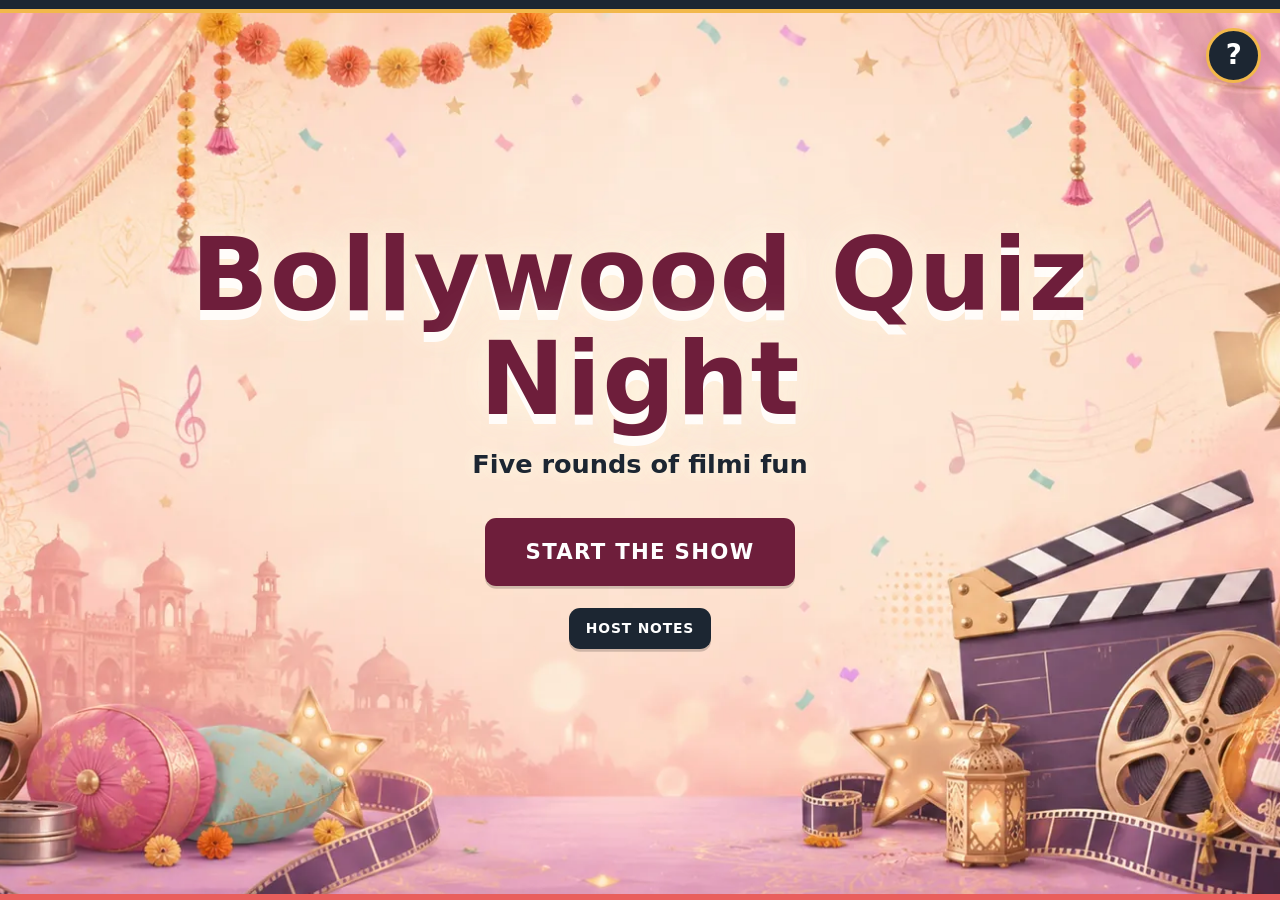
<file: index.html>
<!doctype html>
<html lang="en">
<head>
  <meta charset="utf-8">
  <meta name="viewport" content="width=device-width, initial-scale=1, viewport-fit=cover">
  <meta name="theme-color" content="#1c2632">
  <title>Bollywood Quiz Night</title>
  <meta name="description" content="A Bollywood quiz night for your party: five rounds, a scoreboard and a charades timer.">
  <link rel="icon" href="data:image/svg+xml,%3Csvg xmlns='http://www.w3.org/2000/svg' viewBox='0 0 100 100'%3E%3Ctext y='.9em' font-size='90'%3E%F0%9F%8E%AC%3C/text%3E%3C/svg%3E">
  <link rel="stylesheet" href="css/style.css">
</head>
<body>
  <div id="stage">
    <header id="topbar" hidden>
      <div id="crumb" class="crumb"></div>
      <nav class="topnav">
        <button type="button" class="btn btn-ghost btn-sm" id="btn-menu" title="Round menu (M)">Menu</button>
      </nav>
    </header>
    <main id="screen" tabindex="-1" aria-live="polite"></main>
    <aside id="scoreboard" hidden aria-label="Scoreboard"></aside>
  </div>

  <dialog id="dlg">
    <form method="dialog" id="dlg-form">
      <h2 id="dlg-title"></h2>
      <p id="dlg-text"></p>
      <div class="dlg-actions">
        <button type="submit" value="cancel" class="btn btn-ghost" id="dlg-cancel">Cancel</button>
        <button type="submit" value="ok" class="btn btn-danger" id="dlg-ok">OK</button>
      </div>
    </form>
  </dialog>

  <dialog id="help" aria-labelledby="help-title">
    <div class="help-head">
      <h2 id="help-title">How to play: controls</h2>
      <button type="button" class="help-x" id="help-x" aria-label="Close">&times;</button>
    </div>
    <h3>Keyboard</h3>
    <dl class="keys">
      <dt><kbd>Space</kbd> <kbd>Enter</kbd></dt><dd>Start the show or a round, reveal the answer on a clue, start the charades timer</dd>
      <dt><kbd>Esc</kbd></dt><dd>Go back one step: answer or clue, then board, then menu, then home</dd>
      <dt><kbd>M</kbd></dt><dd>Open the round menu</dd>
      <dt><kbd>H</kbd></dt><dd>Show the next hint (it asks &ldquo;Are you sure?&rdquo; first)</dd>
      <dt><kbd>G</kbd> <kbd>S</kbd></dt><dd>Charades: <b>G</b>ot it and <b>S</b>kip the card on screen</dd>
      <dt><kbd>Space</kbd></dt><dd>Charades: show the first card, then pause or resume the clock</dd>
      <dt><kbd>R</kbd></dt><dd>Restart the quick timer</dd>
      <dt><kbd>?</kbd></dt><dd>Open this guide (home page)</dd>
    </dl>
    <h3>On screen</h3>
    <dl class="keys">
      <dt>Tiles</dt><dd>Tap a tile to open its clue. Grey tiles are already played; tap one again to replay it.</dd>
      <dt>Reveal answer</dt><dd>Shows the answer. <b>Back to board</b> returns to the tiles.</dd>
      <dt>Hint</dt><dd>Reveals one hint at a time, after you confirm.</dd>
      <dt>Pass</dt><dd>Hands the clue to the next team for a +10 bonus. If every team misses, it can go round again at half points.</dd>
      <dt>Mark unused</dt><dd>Opened a tile by mistake? Put it back on the board.</dd>
      <dt>Menu</dt><dd>The button at the top right always returns to the round menu.</dd>
      <dt>Scoreboard</dt><dd>Use plus and minus to score, or type a score. &ldquo;Tap = &plusmn;&rdquo; sets the step, &ldquo;Teams&rdquo; sets 2 to 6 teams, and names are editable. On a phone, tap &ldquo;Show scores&rdquo;.</dd>
      <dt>Reset game</dt><dd>Clears scores and played tiles after a confirmation.</dd>
    </dl>
    <div class="dlg-actions"><button type="button" class="btn btn-teal" id="help-close">Got it</button></div>
  </dialog>

  <noscript><p style="padding:2rem;font:1.2rem sans-serif">This quiz needs JavaScript.</p></noscript>
  <script src="js/app.js"></script>
</body>
</html>
</file>
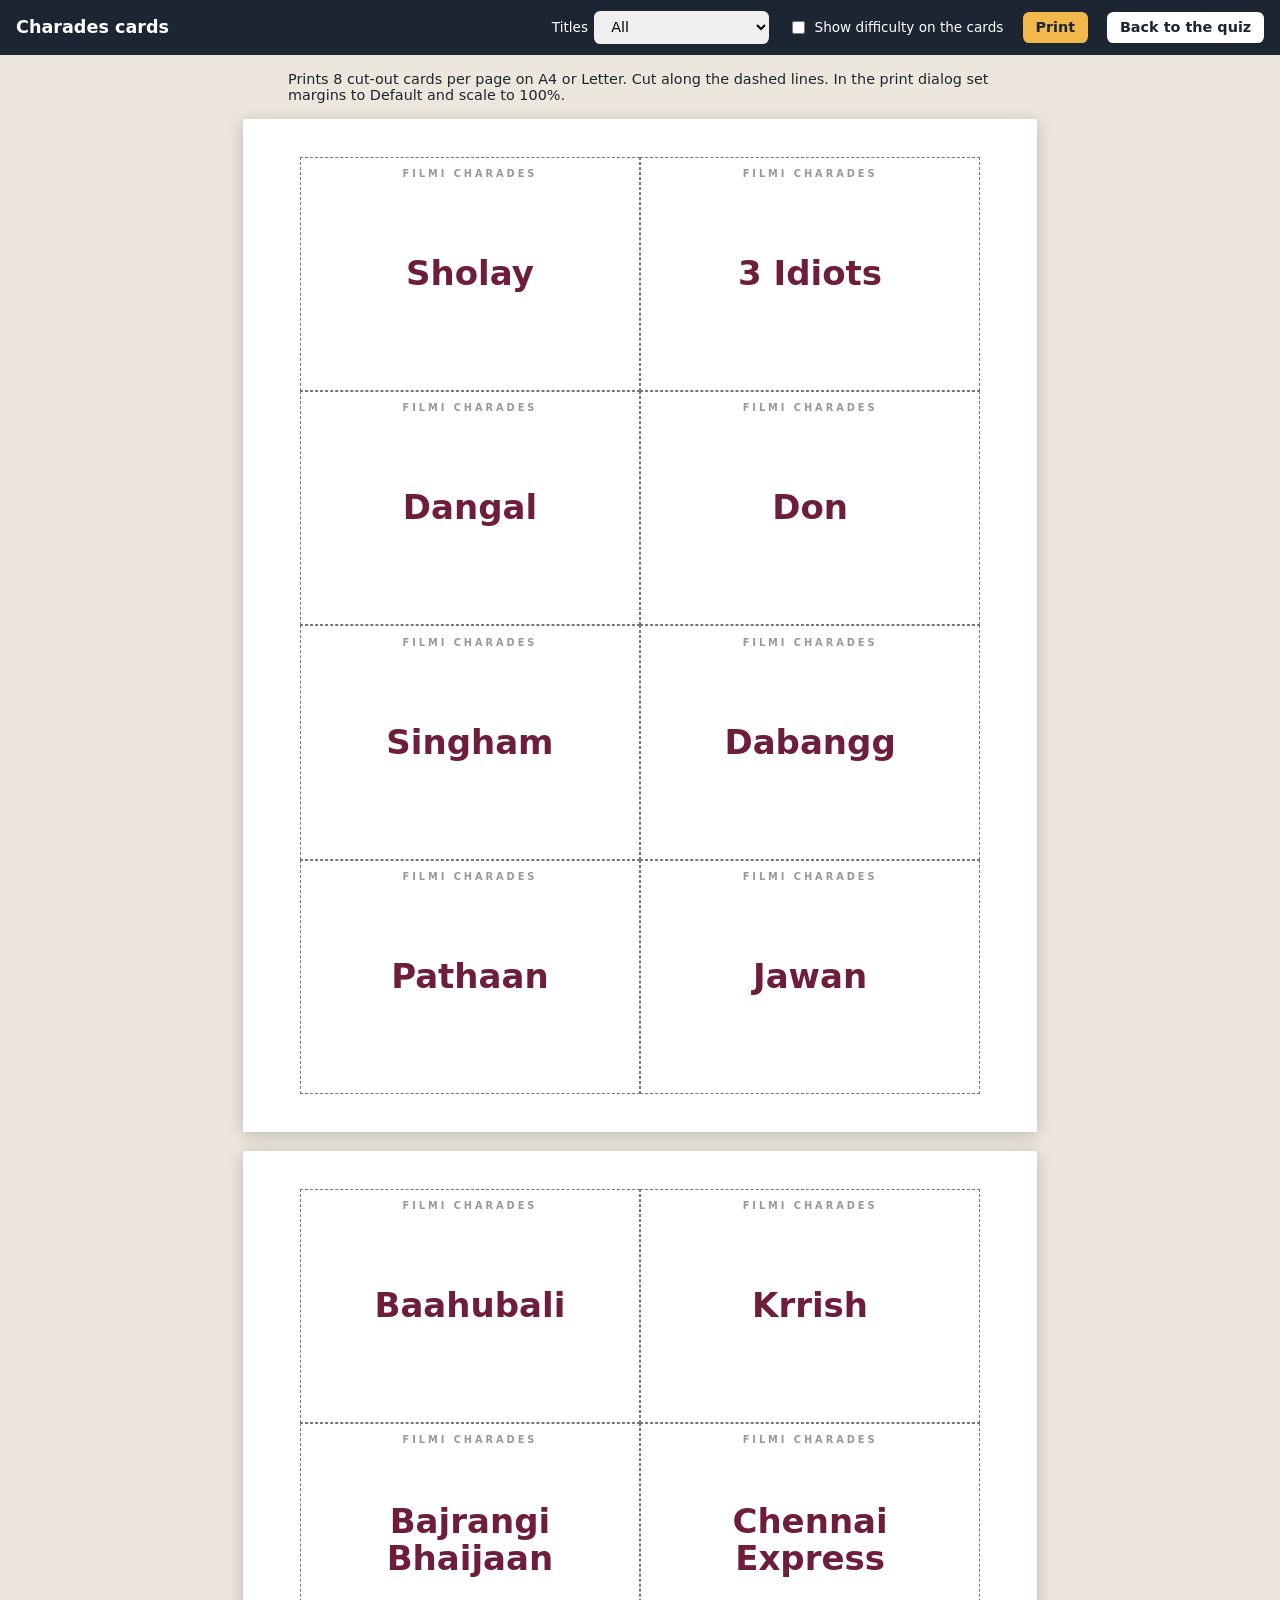
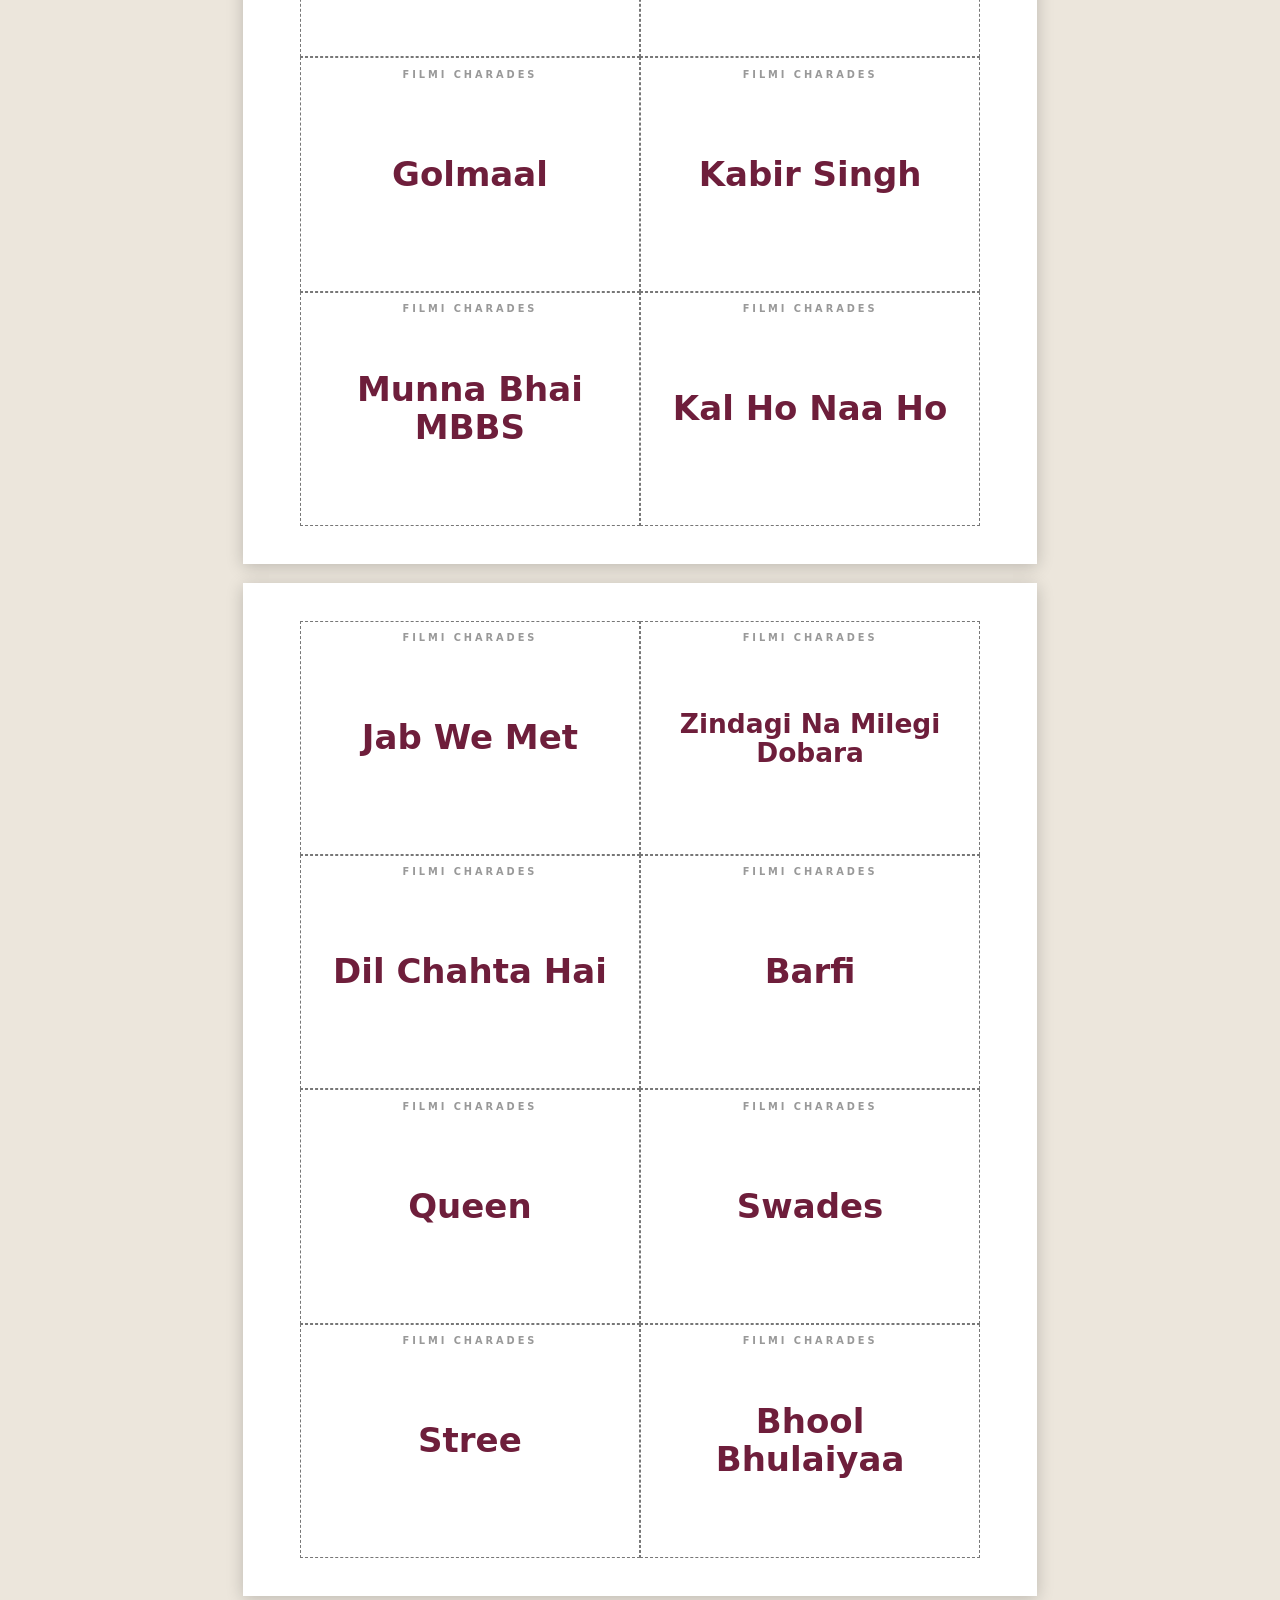
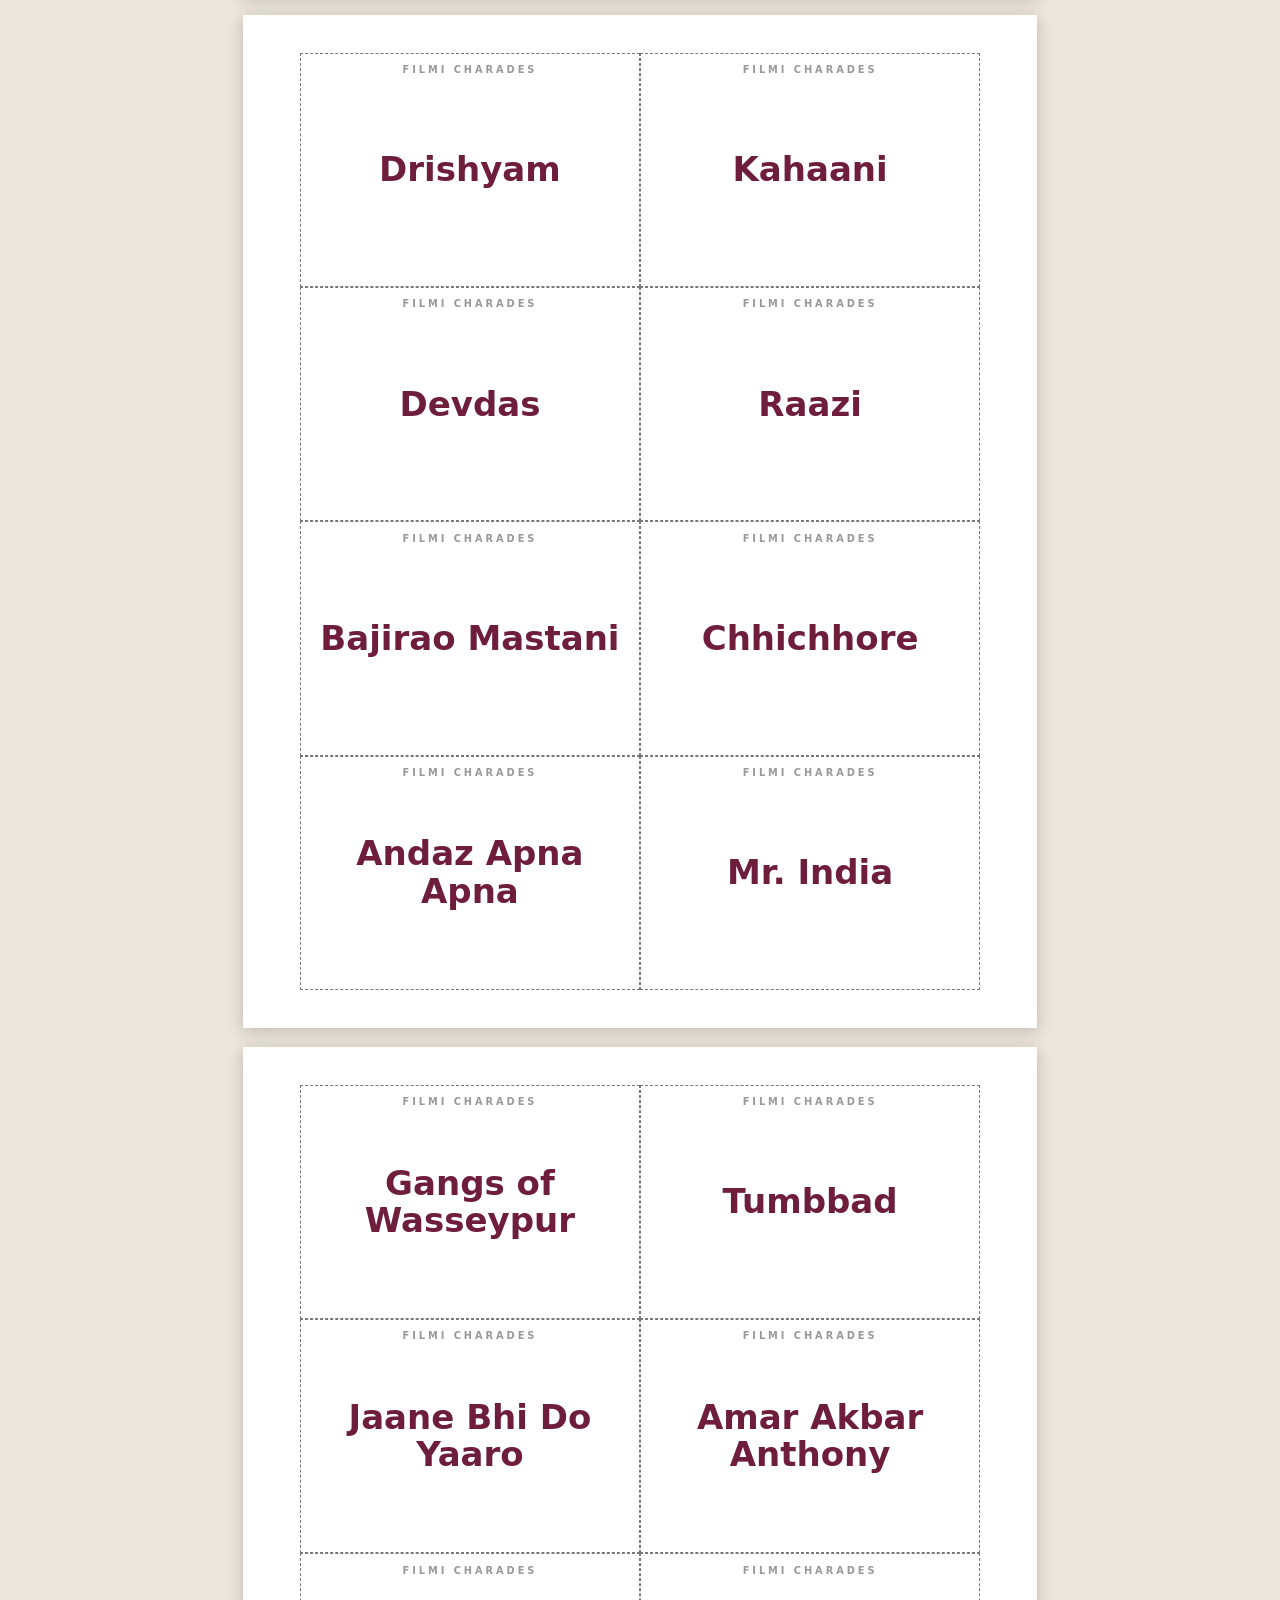
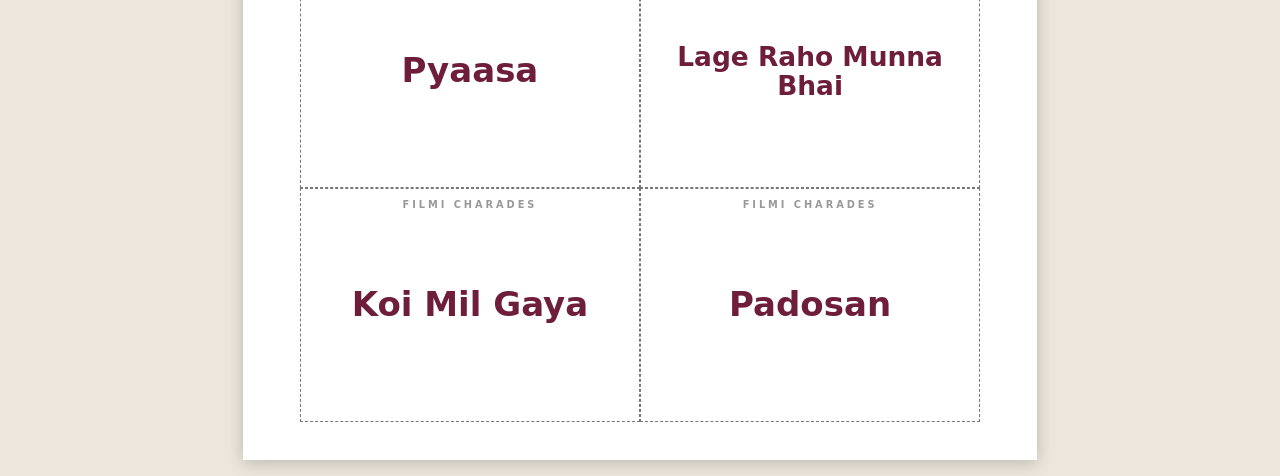
<file: print.html>
<!doctype html>
<html lang="en">
<head>
  <meta charset="utf-8">
  <meta name="viewport" content="width=device-width, initial-scale=1">
  <title>Charades cards · Bollywood Quiz Night</title>
  <link rel="icon" href="data:image/svg+xml,%3Csvg xmlns='http://www.w3.org/2000/svg' viewBox='0 0 100 100'%3E%3Ctext y='.9em' font-size='90'%3E%F0%9F%8E%AC%3C/text%3E%3C/svg%3E">
  <style>
    /* 8 cards per sheet: 2 columns x 4 rows of 90 x 62 mm cards. That is 180 x 248 mm, which fits inside the margins of
       both A4 (210 x 297 mm) and US Letter (216 x 279 mm), so the same page prints right on either paper. */
    :root { --maroon: #6e1e3b; --cream: #fff4df; --navy: #1c2632; --gold: #f2b84b; }
    * { box-sizing: border-box; }
    body { margin: 0; font-family: "Segoe UI", "Trebuchet MS", system-ui, sans-serif; color: var(--navy); background: #ece6dc; }
    .bar { position: sticky; top: 0; z-index: 2; background: var(--navy); color: #fff; padding: .7rem 1rem; display: flex; flex-wrap: wrap; gap: .6rem 1.2rem; align-items: center; }
    .bar h1 { font-size: 1.1rem; margin: 0 auto 0 0; }
    .bar label { font-size: .85rem; display: inline-flex; gap: .4rem; align-items: center; }
    .bar select, .bar button, .bar a { font: inherit; font-size: .9rem; border-radius: .4rem; border: 0; padding: .45rem .8rem; }
    .bar button { background: var(--gold); color: var(--navy); font-weight: 800; cursor: pointer; }
    .bar a { background: #fff; color: var(--navy); text-decoration: none; font-weight: 700; }
    .note { max-width: 46rem; margin: 1rem auto 0; padding: 0 1rem; font-size: .9rem; }
    #sheets { padding: 1rem; display: grid; gap: 1.2rem; justify-content: center; }
    .sheet { background: #fff; display: grid; grid-template-columns: repeat(2, 90mm); grid-auto-rows: 62mm; justify-content: center; align-content: start; padding: 10mm 0; box-shadow: 0 .2rem 1rem rgba(0, 0, 0, .2); width: 210mm; max-width: 100%; overflow: hidden; }
    .card { border: .3mm dashed #777; display: flex; flex-direction: column; align-items: center; justify-content: center; text-align: center; padding: 5mm; font-weight: 800; color: var(--maroon); line-height: 1.1; overflow-wrap: anywhere; font-size: 9mm; position: relative; }
    .card.long { font-size: 7mm; }
    .card small { position: absolute; top: 3mm; left: 0; right: 0; font-size: 2.6mm; letter-spacing: .3em; text-transform: uppercase; color: #999; font-weight: 700; }
    .card .lvl { position: absolute; bottom: 2.5mm; right: 3.5mm; font-size: 2.8mm; color: #777; font-weight: 700; letter-spacing: .08em; text-transform: uppercase; }
    #error { display: none; margin: 2rem auto; max-width: 36rem; background: #fff; padding: 1rem 1.2rem; border-radius: .6rem; }
    @media print {
      @page { margin: 10mm; }
      body { background: #fff; }
      .bar, .note, #error { display: none !important; }
      #sheets { padding: 0; gap: 0; display: block; }
      .sheet { width: auto; padding: 0; box-shadow: none; break-after: page; page-break-after: always; }
      .sheet:last-child { break-after: auto; page-break-after: auto; }
    }
  </style>
</head>
<body>
  <div class="bar">
    <h1>Charades cards</h1>
    <label>Titles
      <select id="filter">
        <option value="all">All</option>
        <option value="easy">Easy only</option>
        <option value="mh">Medium and Hard</option>
      </select>
    </label>
    <label><input type="checkbox" id="lvl"> Show difficulty on the cards</label>
    <button type="button" id="print">Print</button>
    <a href="index.html">Back to the quiz</a>
  </div>
  <p class="note">Prints 8 cut-out cards per page on A4 or Letter. Cut along the dashed lines. In the print dialog set margins to Default and scale to 100%.</p>
  <div id="error"></div>
  <main id="sheets" aria-live="polite"></main>
  <script>
    (function () {
      var PER_SHEET = 8;
      var titles = [];
      var sheets = document.getElementById('sheets');
      var filter = document.getElementById('filter');
      var lvl = document.getElementById('lvl');

      function render() {
        var f = filter.value;
        var list = titles.filter(function (t) { return f === 'all' || (f === 'easy' && t.difficulty === 'easy') || (f === 'mh' && t.difficulty !== 'easy'); });
        sheets.textContent = '';
        for (var i = 0; i < list.length; i += PER_SHEET) {
          var sheet = document.createElement('section');
          sheet.className = 'sheet';
          list.slice(i, i + PER_SHEET).forEach(function (t) {
            var card = document.createElement('div');
            card.className = 'card' + (t.title.length > 18 ? ' long' : '');
            var cap = document.createElement('small'); cap.textContent = 'Filmi charades';
            var name = document.createElement('span'); name.textContent = t.title;
            card.appendChild(cap); card.appendChild(name);
            if (lvl.checked) { var l = document.createElement('span'); l.className = 'lvl'; l.textContent = t.difficulty; card.appendChild(l); }
            sheet.appendChild(card);
          });
          sheets.appendChild(sheet);
        }
        document.title = 'Charades cards (' + list.length + ') · Bollywood Quiz Night';
      }

      filter.addEventListener('change', render);
      lvl.addEventListener('change', render);
      document.getElementById('print').addEventListener('click', function () { window.print(); });

      fetch('quiz.json').then(function (r) { if (!r.ok) throw new Error('HTTP ' + r.status); return r.json(); }).then(function (q) {
        titles = (q.charades && q.charades.titles) || [];
        render();
      }).catch(function (e) {
        var box = document.getElementById('error');
        box.style.display = 'block';
        box.textContent = 'Could not load quiz.json (' + e.message + '). Open this page through a web server, not straight from disk.';
      });
    })();
  </script>
</body>
</html>
</file>
<file: css/style.css>
/* Bollywood Quiz Night — pastel cinema theme, matched to the original deck.
   Palette comes from the deck: cream, navy, gold, coral, maroon, teal, pink, lavender, mint. */
:root {
  --cream: #fff4df;
  --cream-2: #ffe9c9;
  --navy: #1c2632;
  --gold: #f2b84b;
  --coral: #e95f5c;
  --maroon: #6e1e3b;
  --teal: #0f6f75;
  --pink: #d94f70;
  --lavender: #b9a7d8;
  --purple: #6b4fa0;
  --mint: #9bc9b7;
  --blush: #f8d7cf;
  --ink: #1c2632;
  --white: #fff;
  --radius: 1rem;
  --shadow: 0 .25rem 1rem rgba(110, 30, 59, .18);
  --used: #c9c4bd;
  --sb-h: 0px; /* set from JS to the scoreboard height */
  --avail: max(14rem, calc(100vh - var(--sb-h) - 22rem)); /* vertical room for a clue's content */
}

@supports (height: 100dvh) { :root { --avail: max(14rem, calc(100dvh - var(--sb-h) - 22rem)); } }
*, *::before, *::after { box-sizing: border-box; }
[hidden] { display: none !important; }

html {
  /* Scales up for a projector, stays readable on a phone. */
  font-size: clamp(15px, calc(.4vw + .6vh + 8px), 30px);
  -webkit-text-size-adjust: 100%;
}

body {
  margin: 0;
  min-height: 100vh;
  min-height: 100dvh;
  color: var(--ink);
  font-family: "Segoe UI", "Trebuchet MS", system-ui, -apple-system, Roboto, "Helvetica Neue", Arial, sans-serif;
  line-height: 1.35;
  background:
    radial-gradient(60rem 30rem at 85% -5%, rgba(185, 167, 216, .45), transparent 70%),
    radial-gradient(50rem 26rem at -5% 105%, rgba(155, 201, 183, .5), transparent 70%),
    var(--cream);
  background-attachment: fixed;
}

#stage { display: flex; flex-direction: column; min-height: 100vh; min-height: 100dvh; border-top: .5rem solid var(--navy); position: relative; }
#stage::before { content: ""; position: absolute; inset: 0 0 auto 0; height: .22rem; background: var(--gold); z-index: 1; }
#stage::after { content: ""; position: fixed; inset: auto 0 0 0; height: .3rem; background: var(--coral); z-index: 5; pointer-events: none; }

h1, h2, h3, h4 { font-family: "Trebuchet MS", "Segoe UI", system-ui, sans-serif; margin: 0; letter-spacing: .01em; }

/* ---------- top bar ---------- */
#topbar { display: flex; align-items: center; justify-content: space-between; gap: 1rem; padding: .9rem 1.4rem .3rem; }
.crumb { display: flex; flex-direction: column; min-width: 0; }
.crumb .kicker { font-size: .75rem; font-weight: 800; letter-spacing: .12em; text-transform: uppercase; color: var(--maroon); }
.crumb .title { font-size: clamp(1.15rem, 2.2vw + .4rem, 2.4rem); font-weight: 800; line-height: 1.1; overflow-wrap: anywhere; }
.topnav { display: flex; gap: .5rem; flex: none; }

/* ---------- buttons ---------- */
.btn {
  font: inherit; font-weight: 800; letter-spacing: .06em; text-transform: uppercase;
  border: 0; border-radius: .6rem; padding: .85rem 1.5rem; min-height: 2.9rem;
  color: var(--white); background: var(--maroon); cursor: pointer;
  box-shadow: 0 .15rem 0 rgba(0, 0, 0, .18); transition: transform .08s ease, filter .15s ease;
}
.btn:hover { filter: brightness(1.08); }
.btn:active { transform: translateY(.08rem); box-shadow: none; }
.btn:focus-visible, .tile:focus-visible, input:focus-visible, select:focus-visible { outline: .22rem solid var(--gold); outline-offset: .12rem; }
.btn-teal { background: var(--teal); }
.btn-coral { background: var(--coral); }
.btn-pink { background: var(--pink); }
.btn-navy { background: var(--navy); }
.btn-gold { background: var(--gold); color: var(--navy); }
.btn-danger { background: #b3261e; }
.btn-ghost { background: var(--navy); }
.btn-sm { padding: .4rem .9rem; min-height: 2.2rem; font-size: .75rem; }
.btn-lg { font-size: 1.15rem; padding: 1.05rem 2.2rem; min-height: 3.6rem; }
.btn[disabled] { opacity: .45; cursor: not-allowed; filter: none; }

/* ---------- screens ---------- */
#screen { flex: 1; display: flex; flex-direction: column; padding: .6rem 1.4rem 1.4rem; outline: none; min-height: 0; }
.screen-in { animation: rise .28s ease both; }
@keyframes rise { from { opacity: 0; transform: translateY(.6rem); } to { opacity: 1; transform: none; } }

.card {
  background: var(--white); border: .2rem solid var(--maroon); border-radius: 1.2rem;
  box-shadow: var(--shadow); padding: clamp(1rem, 2.2vw, 2.2rem);
}
.card.teal { border-color: var(--teal); }

.actions { display: flex; flex-wrap: wrap; gap: .8rem; justify-content: center; margin-top: 1.2rem; }

/* ---------- title screen ---------- */
.title-screen {
  position: relative; flex: 1; margin: -.6rem -1.4rem -1.4rem; display: grid; place-items: center; text-align: center;
  background: var(--cream) center / cover no-repeat; min-height: calc(100vh - .8rem); min-height: calc(100dvh - .8rem); padding: 2rem 1rem 4rem; isolation: isolate;
}
.title-screen h1 {
  font-size: clamp(2.6rem, 8vw, 8rem); line-height: 1.02; color: var(--maroon); font-weight: 900;
  text-shadow: 0 .1em 0 rgba(255, 255, 255, .85), 0 0 .6em rgba(255, 244, 223, .95), 0 0 .3em rgba(255, 244, 223, .95);
}
.title-screen .sub { font-size: clamp(1rem, 2vw, 1.8rem); font-weight: 700; color: var(--navy); margin: .8rem 0 2rem; text-shadow: 0 0 .5em var(--cream), 0 0 .5em var(--cream); }
.title-inner { max-width: min(60rem, 92vw); }
.title-links { margin-top: 1.2rem; display: flex; gap: .8rem; justify-content: center; flex-wrap: wrap; }

/* ---------- round menu ---------- */
.menu-grid { display: grid; grid-template-columns: repeat(auto-fit, minmax(min(100%, 19rem), 1fr)); gap: 1rem; max-width: 74rem; width: 100%; margin: 1rem auto 0; }
.round-card {
  text-align: left; border: 0; border-radius: 1rem; padding: 1.2rem 1.4rem; color: var(--white); cursor: pointer; font: inherit;
  box-shadow: var(--shadow); display: flex; flex-direction: column; gap: .35rem; min-height: 8rem; transition: transform .12s ease;
}
.round-card:hover { transform: translateY(-.15rem); }
.round-card .num { font-size: .8rem; font-weight: 800; letter-spacing: .14em; }
.round-card .name { font-size: 1.35rem; font-weight: 900; line-height: 1.15; }
.round-card .prog { margin-top: auto; font-size: .85rem; font-weight: 700; opacity: .92; }
.round-card .bar { height: .4rem; background: rgba(255, 255, 255, .3); border-radius: 1rem; overflow: hidden; }
.round-card .bar > i { display: block; height: 100%; background: var(--white); width: 0; }
.menu-extra { display: flex; flex-wrap: wrap; gap: .8rem; justify-content: center; margin-top: 1.4rem; }
.rc1 { background: var(--maroon); } .rc2 { background: var(--teal); } .rc3 { background: var(--coral); } .rc4 { background: var(--pink); } .rc5 { background: var(--navy); }

/* ---------- round intro ---------- */
.intro { max-width: 58rem; margin: .5rem auto 0; width: 100%; text-align: center; }
.intro .big-num { font-size: clamp(3rem, min(11vh, 10vw), 8rem); font-weight: 900; color: var(--pink); line-height: 1; }
.intro h2 { font-size: clamp(1.4rem, min(3.4vw, 5vh), 3rem); color: var(--maroon); margin: .2rem 0 .8rem; font-weight: 900; }
.rules { text-align: left; font-size: clamp(1.05rem, min(1.4vw + .4rem, 3vh), 1.8rem); white-space: pre-line; }
.rules .rules-title { font-weight: 900; color: var(--maroon); display: block; margin-bottom: .3rem; }

/* ---------- boards ---------- */
.board-wrap { width: 100%; max-width: 110rem; margin: 0 auto; flex: 1; display: flex; flex-direction: column; }
.board-wrap .tile { min-height: 2.6rem; }
.board-note { text-align: center; font-weight: 700; margin: 0 0 .6rem; }
.board-head { display: flex; flex-wrap: wrap; gap: .8rem; align-items: baseline; justify-content: space-between; margin-bottom: .6rem; }
.turn-chip { font-weight: 800; font-size: .85rem; background: var(--white); border: .15rem solid var(--gold); padding: .25rem .8rem; border-radius: 2rem; }

.board1 { display: grid; grid-template-columns: repeat(5, minmax(0, 1fr)); gap: clamp(.3rem, .9vw, .9rem); flex: 1; }
.cat { display: flex; flex-direction: column; gap: clamp(.3rem, .9vw, .8rem); min-width: 0; }
.cat-head {
  color: var(--white); border-radius: .7rem; padding: .6rem .5rem; text-align: center; min-height: 4.6rem;
  display: flex; flex-direction: column; justify-content: center; gap: .15rem; box-shadow: var(--shadow);
}
.cat-head b { font-size: clamp(.78rem, 1.2vw + .2rem, 1.5rem); line-height: 1.1; white-space: pre-line; overflow-wrap: anywhere; }
.cat-head small { font-size: clamp(.6rem, .7vw + .2rem, .95rem); opacity: .9; line-height: 1.1; }

.tile {
  font: inherit; font-weight: 900; cursor: pointer; background: var(--white); border: .2rem solid var(--tc, var(--maroon)); color: var(--tc, var(--maroon));
  border-radius: .7rem; padding: .2rem; min-height: 3rem; flex: 1; display: grid; place-items: center; position: relative; line-height: 1.1;
  font-size: clamp(1.1rem, 2.1vw + .2rem, 3.2rem); box-shadow: 0 .15rem 0 rgba(0, 0, 0, .12); transition: transform .1s ease, background .15s ease;
}
.tile:hover { transform: translateY(-.1rem); background: var(--cream); }
.tile .sub { display: block; font-size: .38em; letter-spacing: .12em; font-weight: 800; text-transform: uppercase; opacity: .8; }
.tile.used { background: var(--used); border-color: #a9a39b; color: #7a746c; box-shadow: none; text-decoration: line-through; text-decoration-thickness: .12rem; }
.tile.used::after { content: "\2713"; position: absolute; top: .2rem; right: .4rem; font-size: .45em; text-decoration: none; }

.board2 { display: grid; grid-template-columns: repeat(auto-fit, minmax(min(100%, 12rem), 1fr)); gap: clamp(.6rem, 1.2vw, 1.2rem); flex: 1; grid-auto-rows: minmax(5.5rem, 1fr); max-height: 70vh; }
.board2 .tile { min-height: 5.5rem; flex: none; gap: .2rem; align-content: center; }
.board2.cols-4 { grid-template-columns: repeat(4, minmax(0, 1fr)); }
.tile .tnum { display: block; font-size: .62em; letter-spacing: .1em; }
.tile .tpts { display: block; font-size: .5em; opacity: .85; }
.tc-1 { --tc: var(--teal); } .tc-2 { --tc: var(--maroon); } .tc-3 { --tc: var(--coral); } .tc-5 { --tc: var(--navy); }

/* ---------- clue / answer view ---------- */
.clue { width: 100%; max-width: 100rem; margin: 0 auto; flex: 1; display: flex; flex-direction: column; }
.clue-card { flex: 1; display: flex; flex-direction: column; justify-content: center; align-items: center; gap: 1rem; text-align: center; position: relative; }
.clue-label { font-size: clamp(1rem, 1.6vw + .3rem, 2rem); font-weight: 900; letter-spacing: .06em; text-transform: uppercase; color: var(--maroon); }
.card.teal .clue-label { color: var(--teal); }
.clue-body { display: flex; flex-wrap: wrap; justify-content: center; align-items: center; gap: 1.2rem 2rem; width: 100%; }
.clue-text { flex: 1 1 22rem; max-width: 62rem; white-space: pre-line; overflow-wrap: anywhere; font-size: clamp(1.15rem, min(3.4vh, 2.4vw) + .2rem, 2.6rem); line-height: 1.4; }
.clue-text.t-md { font-size: clamp(1.05rem, min(2.8vh, 2vw) + .1rem, 2.1rem); text-align: left; }
.clue-text.t-sm { font-size: clamp(1rem, min(2.4vh, 1.7vw) + .1rem, 1.8rem); text-align: left; }
.clue-text.verse { font-size: clamp(1rem, calc(var(--avail) * 1.02 / (var(--lines, 8) * 1.4)), 2.4rem); line-height: 1.4; font-weight: 600; text-align: center; }
.clue-text.emoji { font-size: clamp(3rem, min(17vh, 10vw), 11rem); line-height: 1.25; letter-spacing: .06em; font-family: "Apple Color Emoji", "Segoe UI Emoji", "Noto Color Emoji", sans-serif; }
.clue-text.answer { font-size: clamp(1.6rem, min(5.5vh, 4vw), 4.2rem); font-weight: 900; color: var(--maroon); line-height: 1.2; }
.clue-text.answer.long { font-size: clamp(1.2rem, min(3.6vh, 2.6vw), 2.6rem); }

.imgs { display: flex; flex-wrap: nowrap; gap: 1rem; justify-content: center; align-items: center; flex: 1 1 18rem; min-width: 0; --imgh: calc(var(--avail) * .75); }
.imgs.solo { flex-basis: 100%; --imgh: var(--avail); }
.clue-body.stack { flex-direction: column; flex-wrap: nowrap; }
.clue-body.stack .clue-text { flex: 0 0 auto; }
.clue-body.stack .clue-text.answer { font-size: clamp(1.2rem, min(3.4vh, 2.4vw), 2.6rem); }
.clue-body.stack .imgs { flex: 0 1 auto; --imgh: calc(var(--avail) * .46); max-width: 100%; }
.fig { position: relative; display: inline-block; line-height: 0; border-radius: .6rem; overflow: hidden; box-shadow: var(--shadow); border: .15rem solid var(--white); background: var(--white); flex: 0 1 auto; min-width: 0; }
.fig img, .fig video { display: block; max-width: 100%; height: auto; width: auto; max-height: var(--imgh); }
.fig .badge {
  position: absolute; display: grid; place-items: center; line-height: 1; font-weight: 900; color: #c8102e; font-size: clamp(.8rem, 1.4vw, 1.6rem);
  border: .14rem solid #c8102e; background: rgba(255, 255, 255, .55); border-radius: .2rem;
}
.run-chip { font-size: .9rem; font-weight: 800; background: var(--cream); border: .15rem solid var(--gold); padding: .3rem .9rem; border-radius: 2rem; }

/* ---------- hints ---------- */
.hint-box { width: 100%; max-width: 62rem; background: var(--cream); border: .15rem solid var(--gold); border-radius: .9rem; padding: .5rem 1rem .6rem; text-align: left; }
.hint-count { font-size: .75rem; font-weight: 900; letter-spacing: .12em; text-transform: uppercase; color: var(--maroon); }
.hint-list { margin: .2rem 0 0; padding: 0; list-style: none; display: grid; gap: .25rem; font-size: clamp(1rem, min(2.6vh, 1.6vw) + .1rem, 1.7rem); font-weight: 600; }
.hint-list b { color: var(--pink); }
/* leave room for the hint box so images and verses still fit the screen without scrolling */
.clue.hints-open { --avail: max(10rem, calc(100vh - var(--sb-h) - 31rem)); }
@supports (height: 100dvh) { .clue.hints-open { --avail: max(10rem, calc(100dvh - var(--sb-h) - 31rem)); } }
.clue.hints-open .clue-body.stack .imgs { --imgh: calc(var(--avail) * .4); }
.clue.hints-open .clue-text.verse.cols { display: grid; grid-template-columns: auto auto; justify-content: center; column-gap: 4rem; font-size: clamp(.9rem, min(calc(var(--avail) * .85 / (var(--rows, 6) * 1.4)), 1.3vw), 2rem); }
.clue.hints-open .clue-text.verse.cols .vcol { display: block; }
.clue.hints-open .clue-text:not(.emoji):not(.verse):not(.answer) { font-size: clamp(1rem, min(2.3vh, 1.6vw) + .1rem, 1.7rem); }
@media (max-width: 760px) { .clue.hints-open .clue-text.verse.cols { display: block; font-size: 1.15rem; } .clue.hints-open .clue-text.verse.cols .vcol { display: inline; } }

/* ---------- timer ---------- */
.timer { width: 100%; max-width: 70rem; margin: 0 auto; text-align: center; flex: 1; display: flex; flex-direction: column; align-items: center; justify-content: center; gap: 1rem; }
.timer .digits { font-size: clamp(7rem, min(36vh, 30vw), 24rem); font-weight: 900; line-height: .95; color: var(--pink); font-variant-numeric: tabular-nums; }
.timer .unit { font-size: clamp(1.1rem, 2vw, 2.2rem); font-weight: 800; }
.timer .meter { width: 100%; height: clamp(.9rem, 2.4vh, 1.6rem); border-radius: 2rem; border: .18rem solid var(--coral); background: var(--white); overflow: hidden; }
.timer .meter i { display: block; height: 100%; width: 100%; background: var(--coral); transform-origin: left; transition: transform .12s linear; }
.timer.low .digits { color: #c8102e; animation: pulse .5s ease-in-out infinite alternate; }
.timer.done .digits { font-size: clamp(5rem, min(26vh, 22vw), 18rem); color: var(--pink); animation: flash .6s ease-in-out infinite alternate; }
@keyframes pulse { to { transform: scale(1.06); } }
@keyframes flash { from { opacity: 1; } to { opacity: .45; } }
.timer-rules { max-width: 52rem; font-size: clamp(1rem, 1.3vw + .4rem, 1.6rem); white-space: pre-line; }

/* ---------- end screen ---------- */
.end { max-width: 56rem; margin: 0 auto; width: 100%; text-align: center; }
.end h2 { font-size: clamp(2.4rem, min(8vw, 9vh), 6rem); color: var(--maroon); font-weight: 900; line-height: 1; margin-bottom: .4rem; }
.end .thanks { font-size: clamp(1.4rem, min(3vw, 4vh), 2.6rem); font-weight: 900; color: var(--pink); margin: .5rem 0 .8rem; }
.podium { list-style: none; margin: 0; padding: 0; display: grid; gap: .6rem; text-align: left; }
.podium li { display: flex; justify-content: space-between; gap: 1rem; align-items: center; padding: .5rem 1.2rem; border-radius: .8rem; background: var(--cream); border: .15rem solid var(--lavender); font-weight: 800; font-size: 1.2rem; }
.podium li.win { background: var(--gold); border-color: var(--maroon); font-size: 1.4rem; }
.podium .pts { font-variant-numeric: tabular-nums; }
.confetti { position: fixed; inset: 0; pointer-events: none; overflow: hidden; z-index: 4; }
.confetti i { position: absolute; top: -2rem; width: .7rem; height: 1.1rem; border-radius: .15rem; opacity: .9; animation: fall linear forwards; }
@keyframes fall { to { transform: translateY(110vh) rotate(720deg); } }

/* ---------- host notes ---------- */
.host { max-width: 62rem; margin: .5rem auto 0; width: 100%; display: flex; flex-wrap: wrap; gap: 1.5rem; align-items: center; justify-content: center; }
.host .txt { flex: 1 1 20rem; white-space: pre-line; font-size: clamp(1.05rem, 1.4vw + .4rem, 1.8rem); }
.host .qr { flex: none; text-align: center; font-size: .9rem; font-weight: 700; }
.host .qr img { display: block; width: clamp(8rem, 18vw, 14rem); height: auto; margin-bottom: .4rem; border-radius: .6rem; }

/* ---------- scoreboard ---------- */
#scoreboard {
  position: sticky; bottom: 0; z-index: 3; margin-top: auto; background: rgba(28, 38, 50, .96); color: var(--white);
  padding: .4rem 1rem calc(.5rem + env(safe-area-inset-bottom)); border-top: .22rem solid var(--gold); backdrop-filter: blur(6px);
}
.sb-bar { display: flex; flex-wrap: wrap; gap: .4rem .8rem; align-items: center; justify-content: space-between; margin-bottom: .35rem; }
.sb-tools { display: flex; flex-wrap: wrap; gap: .5rem; align-items: center; }
.sb-bar label { font-size: .75rem; font-weight: 700; letter-spacing: .06em; text-transform: uppercase; display: inline-flex; align-items: center; gap: .35rem; }
.sb-bar select { font: inherit; font-size: .85rem; padding: .25rem .4rem; border-radius: .4rem; border: 0; }
.sb-title { font-weight: 900; letter-spacing: .1em; text-transform: uppercase; font-size: .8rem; color: var(--gold); }
.sb-toggle { display: none; }
.sb-mini { display: none; }
.sb-teams { display: grid; grid-template-columns: repeat(var(--n, 4), minmax(0, 1fr)); gap: .6rem; }
.team { --tcol: var(--maroon); background: var(--tcol); border-radius: .7rem; padding: .3rem .5rem; display: flex; flex-direction: column; gap: .2rem; border: .18rem solid transparent; min-width: 0; }
.team.is-turn { border-color: var(--gold); box-shadow: 0 0 0 .15rem rgba(242, 184, 75, .5); }
.team.is-answering { border-color: var(--white); box-shadow: 0 0 1rem rgba(255, 255, 255, .55); }
.team .tname {
  font: inherit; font-weight: 800; background: rgba(255, 255, 255, .14); color: var(--white); border: 0; border-bottom: .1rem dashed rgba(255, 255, 255, .5);
  border-radius: .3rem; padding: .1rem .4rem; width: 100%; min-width: 0; font-size: .85rem;
}
.team .tname::placeholder { color: rgba(255, 255, 255, .6); }
.team .trow { display: flex; align-items: center; gap: .4rem; }
.team .tscore {
  flex: 1; min-width: 0; font: inherit; font-weight: 900; font-size: clamp(1.3rem, 1.8vw, 2.2rem); text-align: center; color: var(--white); background: transparent;
  border: 0; border-radius: .3rem; font-variant-numeric: tabular-nums; width: 100%; -moz-appearance: textfield;
}
.team .tscore::-webkit-outer-spin-button, .team .tscore::-webkit-inner-spin-button { -webkit-appearance: none; margin: 0; }
.team .sbtn {
  flex: none; font: inherit; font-weight: 900; border: 0; border-radius: .5rem; min-width: 2.4rem; min-height: 2.4rem; padding: 0 .5rem; cursor: pointer;
  background: rgba(255, 255, 255, .92); color: var(--navy); font-size: .9rem; white-space: nowrap;
}
.team .sbtn.minus { background: rgba(255, 255, 255, .25); color: var(--white); }
.team .sbtn:active { transform: translateY(.08rem); }
.team .sbtn:focus-visible { outline: .2rem solid var(--gold); }

/* ---------- toast + dialog ---------- */
.toast { position: fixed; left: 50%; bottom: calc(var(--sb-h) + 1.2rem); transform: translateX(-50%); background: var(--navy); color: var(--white); padding: .7rem 1.2rem; border-radius: 2rem; font-weight: 700; z-index: 20; box-shadow: var(--shadow); animation: rise .2s ease both; max-width: 90vw; text-align: center; }
dialog { border: .2rem solid var(--maroon); border-radius: 1rem; padding: 1.4rem 1.6rem; max-width: min(30rem, 92vw); color: var(--ink); background: var(--white); box-shadow: 0 1rem 3rem rgba(0, 0, 0, .35); }
dialog::backdrop { background: rgba(28, 38, 50, .55); }
dialog h2 { color: var(--maroon); font-size: 1.5rem; margin-bottom: .5rem; }
dialog p { margin: 0 0 1.2rem; }
.dlg-actions { display: flex; gap: .6rem; justify-content: flex-end; }

/* ---------- "?" controls help ---------- */
.help-btn {
  position: absolute; top: 1rem; right: 1rem; z-index: 2; width: 3rem; height: 3rem; border-radius: 50%; cursor: pointer;
  font: 900 1.5rem/1 "Trebuchet MS", "Segoe UI", system-ui, sans-serif; color: var(--white); background: var(--navy);
  border: .18rem solid var(--gold); box-shadow: var(--shadow); transition: transform .1s ease, filter .15s ease;
}
.help-btn:hover { filter: brightness(1.15); transform: scale(1.06); }
.help-btn:focus-visible { outline: .22rem solid var(--gold); outline-offset: .15rem; }
#help { width: min(44rem, 94vw); max-width: none; max-height: 90vh; overflow-y: auto; font-size: .92rem; padding-top: 1.1rem; padding-bottom: 1.1rem; }
.help-head { display: flex; align-items: flex-start; justify-content: space-between; gap: 1rem; margin-bottom: .6rem; }
.help-head h2 { margin: 0; }
.help-x { flex: none; width: 2.4rem; height: 2.4rem; border-radius: 50%; border: 0; cursor: pointer; background: var(--navy); color: var(--white); font: 700 1.5rem/1 system-ui, sans-serif; }
.help-x:focus-visible { outline: .2rem solid var(--gold); outline-offset: .1rem; }
#help h3 { margin: .8rem 0 .35rem; font-size: .8rem; letter-spacing: .14em; text-transform: uppercase; color: var(--teal); }
.keys { display: grid; grid-template-columns: 9.5rem 1fr; gap: .35rem 1rem; margin: 0; align-items: baseline; }
.keys dt { font-weight: 800; color: var(--maroon); white-space: nowrap; }
.keys dd { margin: 0; line-height: 1.35; }
kbd { display: inline-block; min-width: 1.8em; text-align: center; padding: .05rem .45rem; margin-right: .15rem; border: .12rem solid var(--maroon); border-bottom-width: .25rem; border-radius: .4rem; background: var(--cream); color: var(--ink); font: 700 .9em ui-monospace, "SF Mono", Menlo, Consolas, monospace; }

/* ---------- charades cards ---------- */
.ch-pp { margin: .8rem 0 0; font-weight: 800; color: var(--teal); }
.ch-intro { margin-top: .8rem; display: grid; gap: .7rem; justify-items: center; }
.ch-filter { border: .15rem solid var(--lavender); border-radius: 1rem; padding: .3rem .8rem .7rem; margin: 0; display: flex; flex-wrap: wrap; gap: .5rem; justify-content: center; background: rgba(255, 255, 255, .7); }
.ch-filter legend { font-size: .75rem; font-weight: 800; letter-spacing: .12em; text-transform: uppercase; color: var(--maroon); padding: 0 .4rem; }
.ch-filter label { cursor: pointer; }
.ch-filter input { position: absolute; opacity: 0; pointer-events: none; }
.ch-filter span { display: inline-block; padding: .55rem 1rem; border-radius: 2rem; border: .15rem solid var(--maroon); font-weight: 800; background: var(--white); color: var(--maroon); }
.ch-filter input:checked + span { background: var(--maroon); color: var(--white); }
.ch-filter input:focus-visible + span { outline: .22rem solid var(--gold); outline-offset: .12rem; }
.ch-status { margin: 0; font-weight: 700; font-size: .9rem; }
.ch-intro-links { display: flex; flex-wrap: wrap; gap: .6rem; justify-content: center; }
a.btn { text-decoration: none; display: inline-flex; align-items: center; }

.ch-wrap { width: 100%; max-width: 72rem; margin: .5rem auto 0; text-align: center; flex: 1; display: flex; flex-direction: column; align-items: center; }
.ch-h { font-size: clamp(1.5rem, min(3.6vw, 5vh), 2.8rem); color: var(--maroon); font-weight: 900; margin: .1rem 0 .6rem; }
.ch-picker { display: grid; grid-template-columns: repeat(auto-fit, minmax(min(100%, 15rem), 1fr)); gap: 1rem; width: 100%; }
.ch-teambtn { font: inherit; cursor: pointer; border: .25rem solid transparent; border-radius: 1.2rem; padding: 1.2rem 1rem; min-height: 7.5rem; background: var(--tcol); color: var(--white); display: grid; place-content: center; gap: .3rem; box-shadow: var(--shadow); transition: transform .1s ease; }
.ch-teambtn:hover:not(:disabled) { transform: translateY(-.15rem); }
.ch-teambtn .n { font-size: clamp(1.4rem, 2.6vw, 2.4rem); font-weight: 900; overflow-wrap: anywhere; }
.ch-teambtn .s { font-size: .9rem; font-weight: 700; opacity: .92; }
.ch-teambtn.next { border-color: var(--gold); box-shadow: 0 0 0 .2rem rgba(242, 184, 75, .55), var(--shadow); }
.ch-teambtn:disabled { opacity: .55; cursor: default; filter: grayscale(.4); }
.ch-teambtn:focus-visible { outline: .25rem solid var(--gold); outline-offset: .15rem; }

.ch-ready { justify-content: center; gap: .6rem; }
.ch-teamname { font-size: clamp(2.8rem, min(11vw, 16vh), 9rem); font-weight: 900; line-height: 1.05; color: var(--tcol, var(--maroon)); overflow-wrap: anywhere; }
.ch-lookaway { font-size: clamp(1.4rem, min(3.4vw, 5vh), 2.6rem); font-weight: 800; margin: .4rem 0 1rem; max-width: 40rem; }
.ch-big { font-size: clamp(1.3rem, 3vw, 2rem); padding: 1.2rem 2.6rem; min-height: 4.2rem; }

.ch-play { width: 100%; max-width: 80rem; margin: 0 auto; flex: 1; display: flex; flex-direction: column; gap: .8rem; min-height: calc(100vh - 3.2rem); text-align: center; }
@supports (height: 100dvh) { .ch-play { min-height: calc(100dvh - 3.2rem); } }
.ch-top { display: flex; align-items: center; justify-content: space-between; gap: .6rem; flex-wrap: wrap; }
.ch-who { display: inline-block; padding: .3rem 1rem; border-radius: 2rem; background: var(--tcol, var(--maroon)); color: var(--white); font-weight: 900; font-size: clamp(1rem, 2vw, 1.5rem); overflow-wrap: anywhere; }
.ch-who-lg { font-size: clamp(1.4rem, min(3vw, 4.5vh), 2.4rem); margin: .2rem 0 .5rem; }
.ch-count { font-weight: 900; font-size: clamp(1rem, 2vw, 1.6rem); }
.ch-clock { display: grid; gap: .4rem; }
.ch-clock .digits { font-size: clamp(3.4rem, min(14vw, 15vh), 8rem); font-weight: 900; line-height: 1; color: var(--pink); font-variant-numeric: tabular-nums; }
.ch-clock .meter { height: clamp(.7rem, 1.8vh, 1.2rem); border-radius: 2rem; border: .18rem solid var(--coral); background: var(--white); overflow: hidden; }
.ch-clock .meter i { display: block; height: 100%; width: 100%; background: var(--coral); transform-origin: left; transition: transform .12s linear; }
.ch-play.low .digits { color: #c8102e; animation: pulse .5s ease-in-out infinite alternate; }
.ch-play.low .meter { border-color: #c8102e; }
.ch-play.low .meter i { background: #c8102e; }
.ch-card {
  flex: 1; display: grid; place-items: center; background: var(--white); border: .25rem solid var(--maroon); border-radius: 1.4rem; box-shadow: var(--shadow);
  padding: 1rem 1.2rem; min-height: 9rem; font-weight: 900; color: var(--maroon); line-height: 1.05; overflow-wrap: anywhere; text-wrap: balance;
  font-size: clamp(2.4rem, min(14vw, 13vh, calc(72vw / (var(--wl, 8) * .7))), 9rem);
}
.ch-card.long { font-size: clamp(2.2rem, min(11vw, 10.5vh, calc(72vw / (var(--wl, 8) * .7))), 7rem); }
.ch-card.short { font-size: clamp(2.6rem, min(17vw, 14vh, calc(72vw / (var(--wl, 8) * .7))), 10rem); }
.ch-card.paused { color: var(--lavender); border-style: dashed; font-size: clamp(2rem, 8vw, 4.5rem); letter-spacing: .1em; text-transform: uppercase; }
.ch-actions { display: grid; grid-template-columns: 1.4fr 1fr; gap: .8rem; }
.ch-act { min-height: 4.8rem; font-size: clamp(1.4rem, 3.2vw, 2.4rem); }
.ch-actions2 { display: flex; gap: .8rem; justify-content: center; flex-wrap: wrap; }
.ch-actions2 .btn { min-width: 9rem; }

.ch-result { justify-content: center; gap: .3rem; }
.ch-time { font-size: clamp(2.6rem, min(11vw, 12vh), 8rem); font-weight: 900; line-height: 1; color: var(--pink); }
.ch-editrow { display: flex; align-items: center; justify-content: center; gap: clamp(.8rem, 3vw, 2rem); margin-top: .2rem; }
.ch-tallybox { min-width: 8rem; }
.ch-tally { font-size: clamp(4rem, min(16vw, 16vh), 10rem); font-weight: 900; line-height: 1; color: var(--maroon); font-variant-numeric: tabular-nums; }
.ch-cap { font-weight: 800; letter-spacing: .08em; text-transform: uppercase; font-size: .85rem; }
.ch-pm { width: 4.2rem; height: 4.2rem; padding: 0; border-radius: 50%; font-size: 2.2rem; line-height: 1; display: grid; place-items: center; }
.ch-editlabel { font-size: .75rem; font-weight: 800; letter-spacing: .14em; text-transform: uppercase; color: var(--teal); margin-top: .3rem; }
.ch-pts { font-size: clamp(1.3rem, min(3vw, 4.5vh), 2.2rem); font-weight: 900; margin: .3rem 0 .2rem; }
.ch-summary { gap: .6rem; }
.ch-table { width: 100%; border-collapse: collapse; font-size: clamp(1rem, min(1.7vw, 2.8vh), 1.4rem); }
.ch-table th, .ch-table td { padding: .4rem .7rem; text-align: center; border-bottom: .1rem solid var(--blush); }
.ch-table thead th { font-size: .75rem; letter-spacing: .12em; text-transform: uppercase; color: var(--teal); }
.ch-table tbody th { text-align: left; color: var(--tcol, var(--maroon)); font-weight: 900; }
.ch-table td.pts { font-weight: 900; color: var(--maroon); font-variant-numeric: tabular-nums; }
.ch-total { font-weight: 900; font-size: clamp(1.1rem, 2.2vw, 1.8rem); margin: .4rem 0 0; }

/* ---------- small screens ---------- */
@media (max-width: 760px) {
  html { font-size: 15px; }
  #topbar { padding: .7rem .9rem .2rem; }
  #screen { padding: .5rem .8rem 1rem; }
  .title-screen { margin: -.5rem -.8rem -1rem; }
  .board1 { gap: .25rem; }
  .cat-head { padding: .4rem .2rem; min-height: 5rem; border-radius: .5rem; }
  .cat-head b { font-size: .7rem; }
  .cat-head small { font-size: .55rem; }
  .tile { min-height: 2.9rem; border-width: .15rem; border-radius: .5rem; font-size: 1rem; }
  .tile.used::after { right: .15rem; top: .05rem; }
  .board2.cols-4 { grid-template-columns: repeat(2, minmax(0, 1fr)); }
  .clue-text.t-md, .clue-text.t-sm { text-align: left; }
  .actions .btn { flex: 1 1 40%; padding: .8rem .8rem; }
  .imgs { flex-wrap: wrap; --imgh: 38vh !important; }
  .clue-text.verse { font-size: 1.15rem; }
  .sb-teams { grid-template-columns: repeat(2, minmax(0, 1fr)); }
  #scoreboard.collapsed .sb-teams, #scoreboard.collapsed .sb-full { display: none; }
  .sb-head { flex: 1 1 100%; }
  #scoreboard.collapsed .sb-mini { display: flex; flex: 1; gap: .3rem; overflow-x: auto; scrollbar-width: none; }
  .sb-mini span { flex: none; font-size: .72rem; font-weight: 800; padding: .2rem .5rem; border-radius: 1rem; white-space: nowrap; }
  .sb-toggle { display: inline-flex; }
  .team .tscore { font-size: 1.5rem; }
  .podium li { font-size: 1rem; }
  .help-btn { top: .7rem; right: .7rem; }
  .ch-actions { grid-template-columns: 1fr; }
  .ch-act { min-height: 4.4rem; }
  .ch-table th, .ch-table td { padding: .5rem .3rem; }
  .ch-table td:last-child, .ch-table thead th:last-child { display: none; }
  .ch-pm { width: 3.8rem; height: 3.8rem; }
  .keys { grid-template-columns: 1fr; gap: .1rem; }
  .keys dd { margin-bottom: .5rem; }
}
@media (max-width: 420px) {
  .cat-head b { font-size: .62rem; letter-spacing: -.01em; }
}
@media (prefers-reduced-motion: reduce) {
  *, *::before, *::after { animation: none !important; transition: none !important; }
}
</file>
